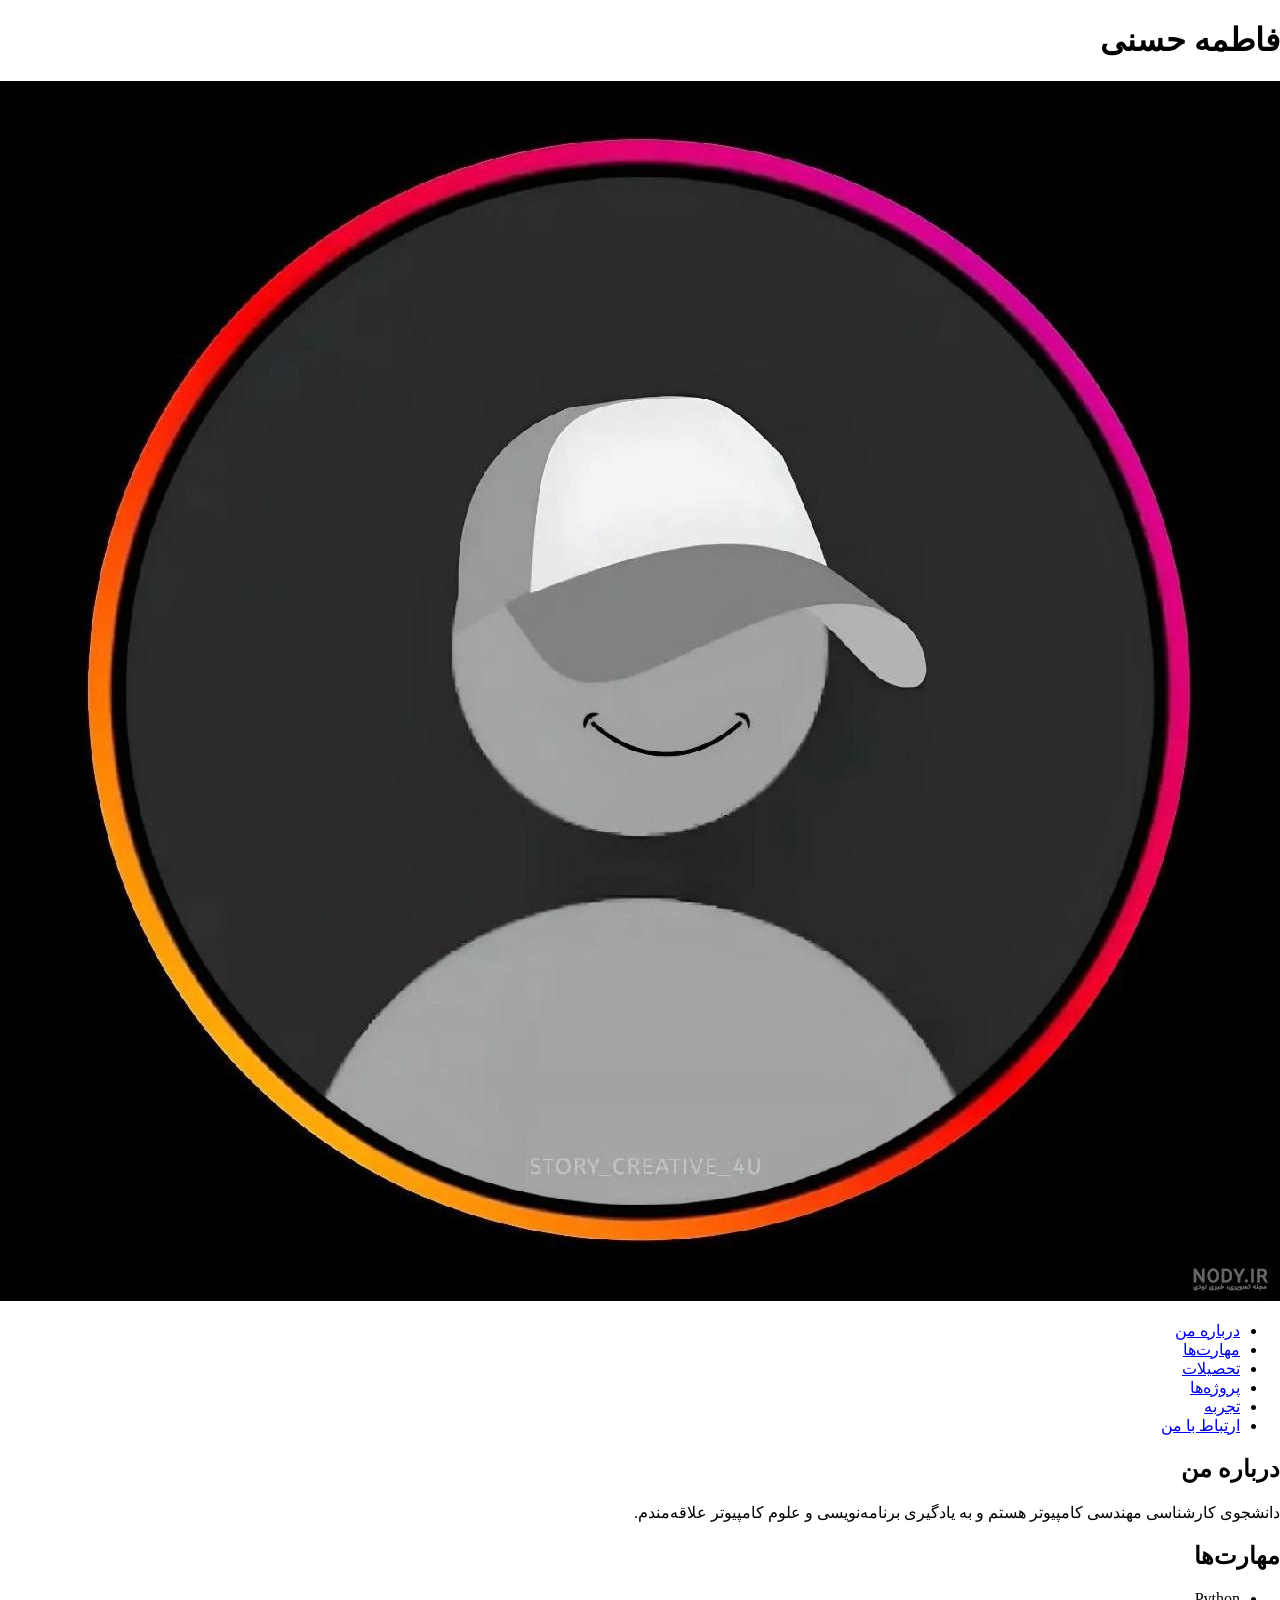
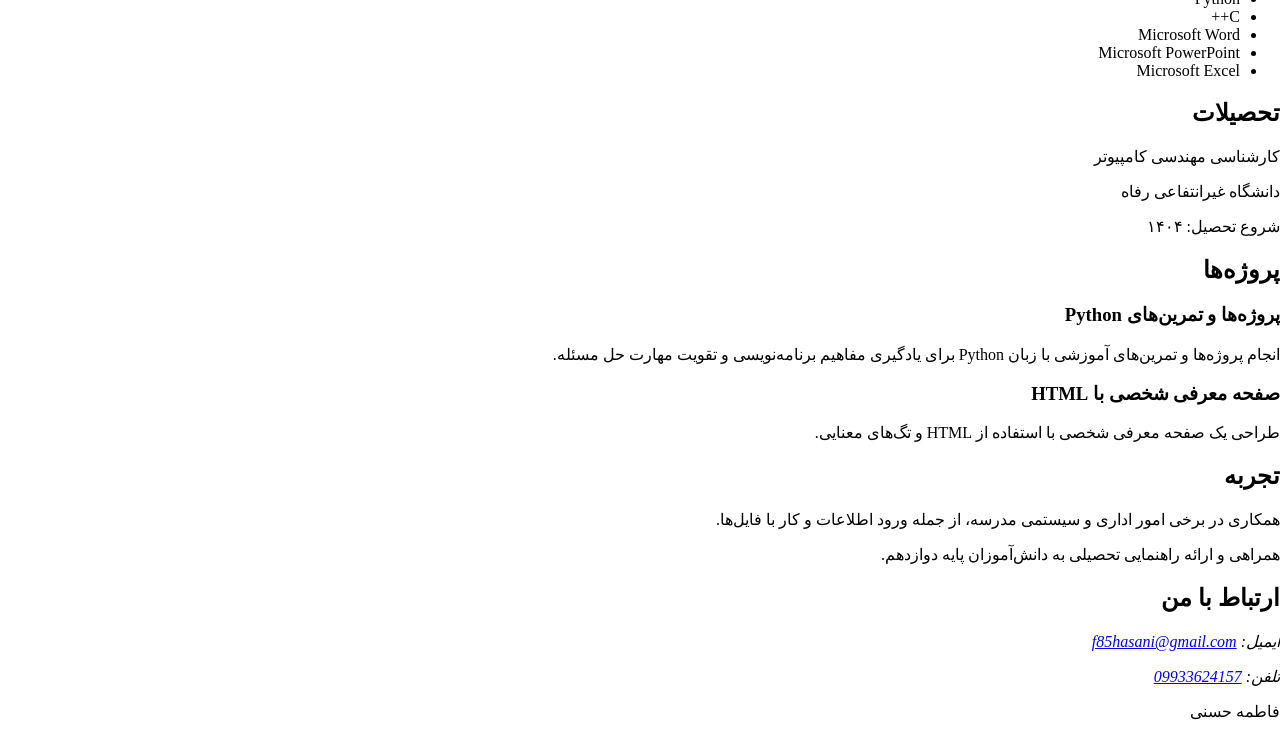
<file: index.html>
<!DOCTYPE html>
<html lang="fa" dir="rtl">

<head>
    <meta charset="UTF-8">
    <title>فاطمه حسنی | صفحه معرفی شخصی</title>
</head>

<body>

    <header>
        <h1>فاطمه حسنی</h1>

        <img src="profile.jpg" alt="عکس فاطمه حسنی">

        <nav>
            <ul>
                <li><a href="#about">درباره من</a></li>
                <li><a href="#skills">مهارت‌ها</a></li>
                <li><a href="#education">تحصیلات</a></li>
                <li><a href="#projects">پروژه‌ها</a></li>
                <li><a href="#experience">تجربه</a></li>
                <li><a href="#contact">ارتباط با من</a></li>
            </ul>
        </nav>
    </header>

    <main>

        <section id="about">
            <h2>درباره من</h2>
            <p>
                 دانشجوی کارشناسی مهندسی کامپیوتر هستم
                و به یادگیری برنامه‌نویسی و علوم کامپیوتر علاقه‌مندم.
            </p>
        </section>

        <section id="skills">
            <h2>مهارت‌ها</h2>
            <ul>
                <li>Python</li>
                <li>C++</li>
                <li>Microsoft Word</li>
                <li>Microsoft PowerPoint</li>
                <li>Microsoft Excel</li>
            </ul>
        </section>

        <section id="education">
            <h2>تحصیلات</h2>
            <p>کارشناسی مهندسی کامپیوتر</p>
            <p>دانشگاه غیرانتفاعی رفاه</p>
            <p>شروع تحصیل: ۱۴۰۴</p>
        </section>

        <section id="projects">
            <h2>پروژه‌ها</h2>

            <article>
                <h3>پروژه‌ها و تمرین‌های Python</h3>
                <p>
                    انجام پروژه‌ها و تمرین‌های آموزشی با زبان Python
                    برای یادگیری مفاهیم برنامه‌نویسی و تقویت مهارت حل مسئله.
                </p>
            </article>

            <article>
                <h3>صفحه معرفی شخصی با HTML</h3>
                <p>
                    طراحی یک صفحه معرفی شخصی با استفاده از HTML
                    و تگ‌های معنایی.
                </p>
            </article>
        </section>

        <section id="experience">
            <h2>تجربه</h2>
            <p>
                همکاری در برخی امور اداری و سیستمی مدرسه،
                از جمله ورود اطلاعات و کار با فایل‌ها.
            </p>
            <p>
                همراهی و ارائه راهنمایی تحصیلی به دانش‌آموزان پایه دوازدهم.
            </p>
        </section>

        <section id="contact">
            <h2>ارتباط با من</h2>
            <address>
                <p>
                    ایمیل:
                    <a href="mailto:f85hasani@gmail.com">f85hasani@gmail.com</a>
                </p>
                <p>
                    تلفن:
                    <a href="tel:+989933624157">09933624157</a>
                </p>
            </address>
        </section>

    </main>

    <footer>
        <p>فاطمه حسنی</p>
    </footer>

</body>

</html>
</file>
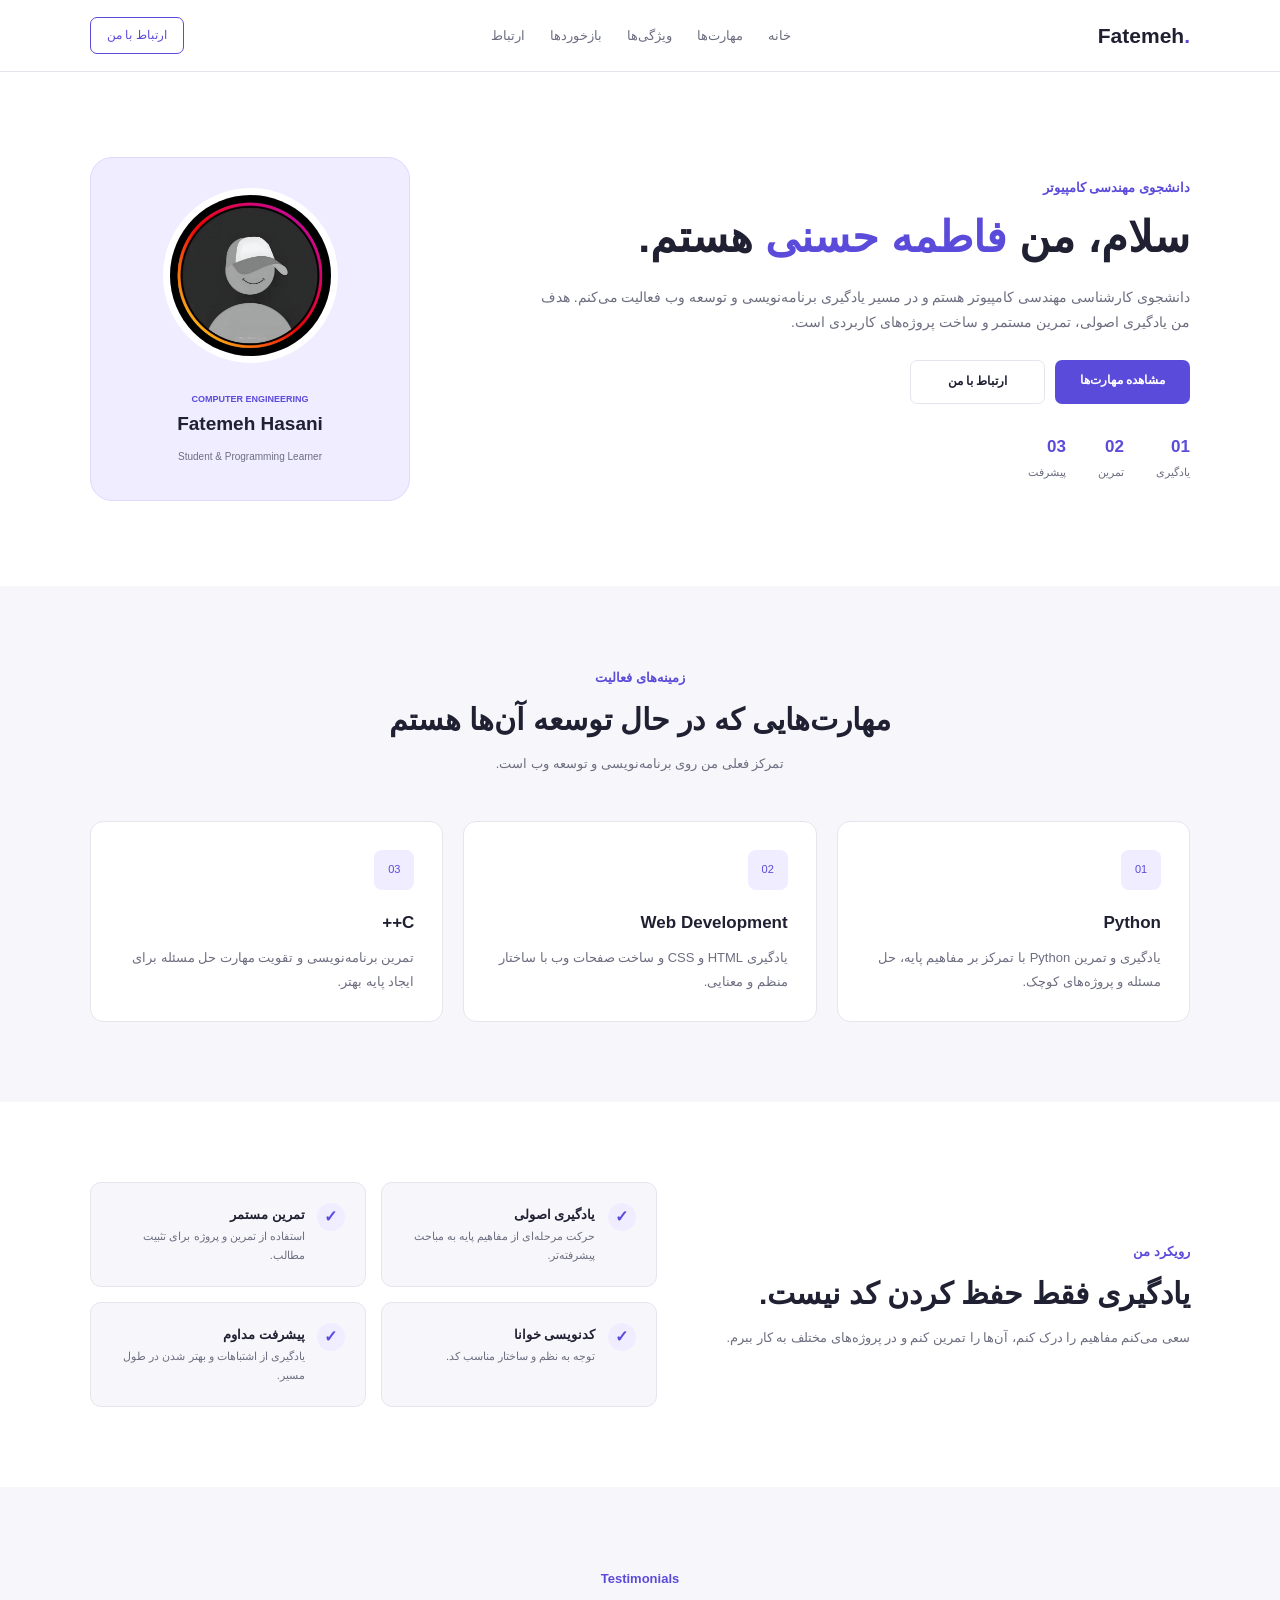
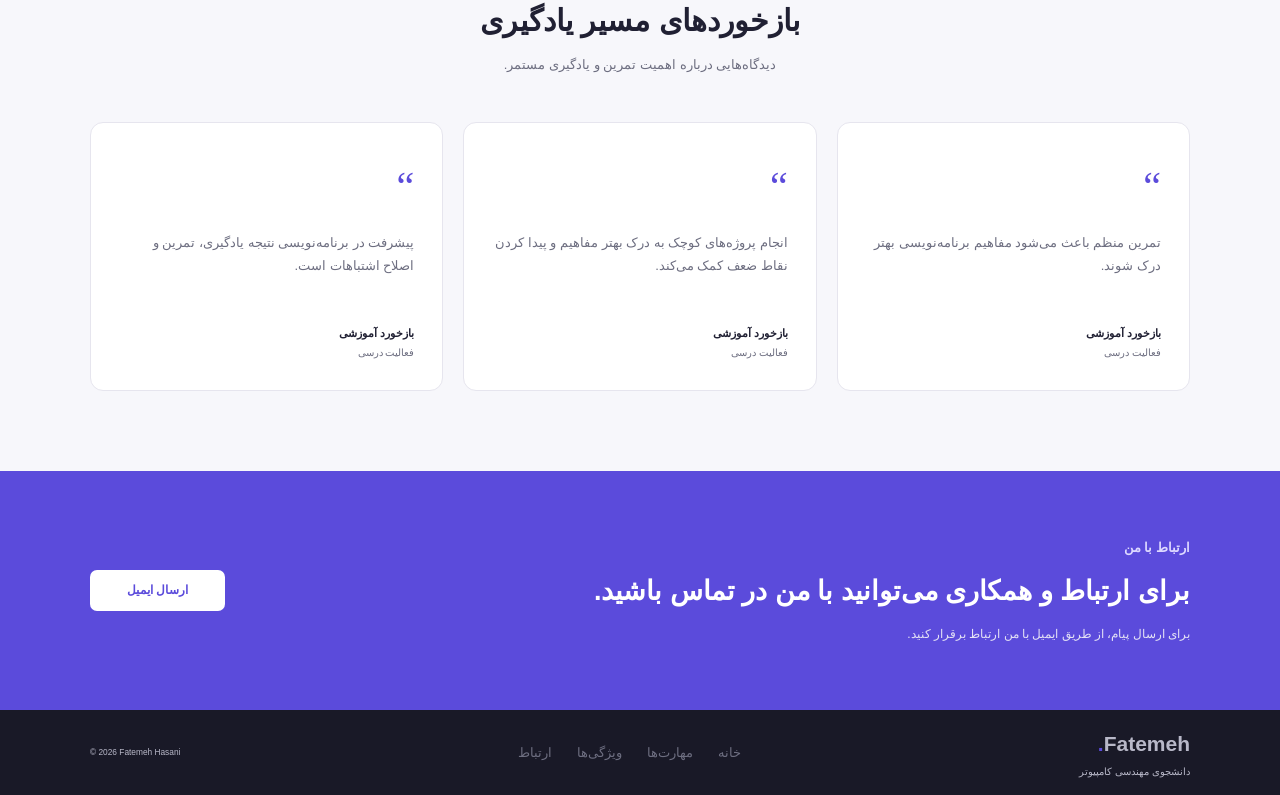
<file: task-2-1/index.html>
<!DOCTYPE html>
<html lang="fa" dir="rtl">

<head>
    <meta charset="UTF-8">
    <meta name="viewport" content="width=device-width, initial-scale=1.0">
    <title>فاطمه حسنی | مهندسی کامپیوتر</title>
    <link rel="stylesheet" href="style.css">
</head>

<body>

<header class="header">
    <div class="container nav">

        <a href="#home" class="logo">Fatemeh<span>.</span></a>

        <nav>
            <a href="#home">خانه</a>
            <a href="#services">مهارت‌ها</a>
            <a href="#features">ویژگی‌ها</a>
            <a href="#testimonials">بازخوردها</a>
            <a href="#contact">ارتباط</a>
        </nav>

        <a href="#contact" class="nav-btn">ارتباط با من</a>

    </div>
</header>


<main>

<section class="hero" id="home">
    <div class="container hero-content">

        <div class="hero-text">
            <p class="tag">دانشجوی مهندسی کامپیوتر</p>

            <h1>
                سلام، من <span>فاطمه حسنی</span> هستم.
            </h1>

            <p>
                دانشجوی کارشناسی مهندسی کامپیوتر هستم و در مسیر
                یادگیری برنامه‌نویسی و توسعه وب فعالیت می‌کنم.
                هدف من یادگیری اصولی، تمرین مستمر و ساخت پروژه‌های کاربردی است.
            </p>

            <div class="buttons">
                <a href="#services" class="btn primary">مشاهده مهارت‌ها</a>
                <a href="#contact" class="btn secondary">ارتباط با من</a>
            </div>

            <div class="stats">
                <div>
                    <strong>01</strong>
                    <span>یادگیری</span>
                </div>
                <div>
                    <strong>02</strong>
                    <span>تمرین</span>
                </div>
                <div>
                    <strong>03</strong>
                    <span>پیشرفت</span>
                </div>
            </div>
        </div>

        <div class="profile-card">
            <img src="profile.jpg" alt="عکس پروفایل فاطمه حسنی">
            <p>COMPUTER ENGINEERING</p>
            <h2>Fatemeh Hasani</h2>
            <span>Student & Programming Learner</span>
        </div>

    </div>
</section>


<section class="section" id="services">
    <div class="container">

        <div class="section-title">
            <p class="tag">زمینه‌های فعالیت</p>
            <h2>مهارت‌هایی که در حال توسعه آن‌ها هستم</h2>
            <p>تمرکز فعلی من روی برنامه‌نویسی و توسعه وب است.</p>
        </div>

        <div class="cards">

            <article class="card">
                <span>01</span>
                <h3>Python</h3>
                <p>
                    یادگیری و تمرین Python با تمرکز بر مفاهیم پایه،
                    حل مسئله و پروژه‌های کوچک.
                </p>
            </article>

            <article class="card">
                <span>02</span>
                <h3>Web Development</h3>
                <p>
                    یادگیری HTML و CSS و ساخت صفحات وب
                    با ساختار منظم و معنایی.
                </p>
            </article>

            <article class="card">
                <span>03</span>
                <h3>C++</h3>
                <p>
                    تمرین برنامه‌نویسی و تقویت مهارت حل مسئله
                    برای ایجاد پایه بهتر.
                </p>
            </article>

        </div>
    </div>
</section>


<section class="section features">
    <div class="container feature-layout">

        <div>
            <p class="tag">رویکرد من</p>
            <h2>یادگیری فقط حفظ کردن کد نیست.</h2>
            <p>
                سعی می‌کنم مفاهیم را درک کنم، آن‌ها را تمرین کنم
                و در پروژه‌های مختلف به کار ببرم.
            </p>
        </div>

        <div class="feature-grid">

            <article>
                <b>✓</b>
                <div>
                    <h3>یادگیری اصولی</h3>
                    <p>حرکت مرحله‌ای از مفاهیم پایه به مباحث پیشرفته‌تر.</p>
                </div>
            </article>

            <article>
                <b>✓</b>
                <div>
                    <h3>تمرین مستمر</h3>
                    <p>استفاده از تمرین و پروژه برای تثبیت مطالب.</p>
                </div>
            </article>

            <article>
                <b>✓</b>
                <div>
                    <h3>کدنویسی خوانا</h3>
                    <p>توجه به نظم و ساختار مناسب کد.</p>
                </div>
            </article>

            <article>
                <b>✓</b>
                <div>
                    <h3>پیشرفت مداوم</h3>
                    <p>یادگیری از اشتباهات و بهتر شدن در طول مسیر.</p>
                </div>
            </article>

        </div>
    </div>
</section>


<section class="section" id="testimonials">
    <div class="container">

        <div class="section-title">
            <p class="tag">Testimonials</p>
            <h2>بازخوردهای مسیر یادگیری</h2>
            <p>دیدگاه‌هایی درباره اهمیت تمرین و یادگیری مستمر.</p>
        </div>

        <div class="cards">

            <article class="testimonial">
                <span>“</span>
                <p>
                    تمرین منظم باعث می‌شود مفاهیم برنامه‌نویسی
                    بهتر درک شوند.
                </p>
                <strong>بازخورد آموزشی</strong>
                <small>فعالیت درسی</small>
            </article>

            <article class="testimonial">
                <span>“</span>
                <p>
                    انجام پروژه‌های کوچک به درک بهتر مفاهیم
                    و پیدا کردن نقاط ضعف کمک می‌کند.
                </p>
                <strong>بازخورد آموزشی</strong>
                <small>فعالیت درسی</small>
            </article>

            <article class="testimonial">
                <span>“</span>
                <p>
                    پیشرفت در برنامه‌نویسی نتیجه یادگیری،
                    تمرین و اصلاح اشتباهات است.
                </p>
                <strong>بازخورد آموزشی</strong>
                <small>فعالیت درسی</small>
            </article>

        </div>
    </div>
</section>


<section class="cta" id="contact">
    <div class="container cta-content">

        <div>
            <p class="tag">ارتباط با من</p>
            <h2>برای ارتباط و همکاری می‌توانید با من در تماس باشید.</h2>
            <p>برای ارسال پیام، از طریق ایمیل با من ارتباط برقرار کنید.</p>
        </div>

        <a href="mailto:f85hasani@gmail.com" class="btn cta-btn">
            ارسال ایمیل
        </a>

    </div>
</section>

</main>


<footer class="footer">
    <div class="container footer-content">

        <div>
            <a href="#home" class="logo">Fatemeh<span>.</span></a>
            <p>دانشجوی مهندسی کامپیوتر</p>
        </div>

        <nav>
            <a href="#home">خانه</a>
            <a href="#services">مهارت‌ها</a>
            <a href="#features">ویژگی‌ها</a>
            <a href="#contact">ارتباط</a>
        </nav>

        <small>© 2026 Fatemeh Hasani</small>

    </div>
</footer>

</body>
</html>
</file>
<file: task-2-1/style.css>
:root {
    --primary: #5b4bdb;
    --dark: #202033;
    --gray: #6d6e80;
    --light: #f7f7fb;
    --white: #fff;
    --border: #e6e5ee;
}

* {
    margin: 0;
    padding: 0;
    box-sizing: border-box;
}

html {
    scroll-behavior: smooth;
}

body {
    font-family: Tahoma, Arial, sans-serif;
    color: var(--dark);
    background: var(--light);
    line-height: 1.8;
}

a {
    color: inherit;
    text-decoration: none;
}

.container {
    width: 1100px;
    margin: auto;
}

.section {
    padding: 80px 0;
}


/* Header */

.header {
    height: 72px;
    background: var(--white);
    border-bottom: 1px solid var(--border);
}

.nav,
.footer-content {
    height: 100%;
    display: flex;
    align-items: center;
    justify-content: space-between;
    gap: 25px;
}

.logo {
    direction: ltr;
    font-size: 21px;
    font-weight: bold;
}

.logo span {
    color: var(--primary);
}

nav {
    display: flex;
    gap: 25px;
}

nav a {
    color: var(--gray);
    font-size: 13px;
}

nav a:hover {
    color: var(--primary);
}

.nav-btn {
    padding: 7px 16px;
    color: var(--primary);
    border: 1px solid var(--primary);
    border-radius: 7px;
    font-size: 12px;
}


/* Hero */

.hero {
    padding: 85px 0;
    background: var(--white);
}

.hero-content {
    display: flex;
    align-items: center;
    justify-content: space-between;
    gap: 80px;
}

.hero-text {
    flex: 1;
}

.tag {
    margin-bottom: 8px;
    color: var(--primary);
    font-size: 13px;
    font-weight: bold;
}

.hero h1 {
    margin-bottom: 18px;
    font-size: 43px;
    line-height: 1.4;
}

.hero h1 span {
    color: var(--primary);
}

.hero-text > p:not(.tag) {
    max-width: 650px;
    margin-bottom: 25px;
    color: var(--gray);
    font-size: 14px;
}

.buttons {
    display: flex;
    gap: 10px;
    margin-bottom: 28px;
}

.btn {
    min-width: 135px;
    padding: 10px 18px;
    text-align: center;
    border-radius: 7px;
    font-size: 12px;
    font-weight: bold;
}

.primary {
    color: var(--white);
    background: var(--primary);
}

.secondary {
    border: 1px solid var(--border);
    background: var(--white);
}

.btn:hover {
    transform: translateY(-2px);
}

.stats {
    display: flex;
    gap: 32px;
}

.stats div {
    display: flex;
    flex-direction: column;
}

.stats strong {
    color: var(--primary);
    font-size: 17px;
}

.stats span {
    color: var(--gray);
    font-size: 11px;
}


/* Profile */

.profile-card {
    width: 320px;
    padding: 30px;
    text-align: center;
    background: #efedff;
    border: 1px solid #ddd9ff;
    border-radius: 22px;
}

.profile-card img {
    width: 175px;
    height: 175px;
    object-fit: cover;
    margin-bottom: 18px;
    border: 7px solid var(--white);
    border-radius: 50%;
}

.profile-card p {
    color: var(--primary);
    font-size: 9px;
    font-weight: bold;
    direction: ltr;
}

.profile-card h2 {
    font-size: 19px;
    direction: ltr;
}

.profile-card span {
    color: var(--gray);
    font-size: 10px;
    direction: ltr;
}


/* Section Title */

.section-title {
    max-width: 650px;
    margin: 0 auto 45px;
    text-align: center;
}

.section-title h2,
.feature-layout h2 {
    margin-bottom: 10px;
    font-size: 30px;
    line-height: 1.5;
}

.section-title p:last-child,
.feature-layout > div > p:last-child {
    color: var(--gray);
    font-size: 13px;
}


/* Cards */

.cards {
    display: grid;
    grid-template-columns: repeat(3, 1fr);
    gap: 20px;
}

.card,
.testimonial {
    padding: 28px;
    background: var(--white);
    border: 1px solid var(--border);
    border-radius: 13px;
}

.card:hover,
.testimonial:hover {
    transform: translateY(-4px);
}

.card > span {
    display: flex;
    width: 40px;
    height: 40px;
    align-items: center;
    justify-content: center;
    margin-bottom: 18px;
    color: var(--primary);
    background: #efedff;
    border-radius: 8px;
    font-size: 11px;
}

.card h3 {
    margin-bottom: 8px;
    font-size: 17px;
}

.card p {
    color: var(--gray);
    font-size: 13px;
}


/* Features */

.features {
    background: var(--white);
}

.feature-layout {
    display: grid;
    grid-template-columns: .9fr 1.1fr;
    align-items: center;
    gap: 70px;
}

.feature-grid {
    display: grid;
    grid-template-columns: 1fr 1fr;
    gap: 15px;
}

.feature-grid article {
    display: flex;
    gap: 12px;
    padding: 20px;
    background: var(--light);
    border: 1px solid var(--border);
    border-radius: 11px;
}

.feature-grid b {
    width: 28px;
    height: 28px;
    display: flex;
    flex-shrink: 0;
    align-items: center;
    justify-content: center;
    color: var(--primary);
    background: #efedff;
    border-radius: 50%;
}

.feature-grid h3 {
    font-size: 13px;
}

.feature-grid p {
    color: var(--gray);
    font-size: 11px;
}


/* Testimonials */

.testimonial > span {
    color: var(--primary);
    font-family: Georgia, serif;
    font-size: 40px;
}

.testimonial p {
    min-height: 75px;
    margin: 8px 0 18px;
    color: var(--gray);
    font-size: 13px;
}

.testimonial strong,
.testimonial small {
    display: block;
}

.testimonial strong {
    font-size: 11px;
}

.testimonial small {
    color: var(--gray);
    font-size: 10px;
}


/* CTA */

.cta {
    padding: 65px 0;
    color: var(--white);
    background: var(--primary);
}

.cta-content {
    display: flex;
    align-items: center;
    justify-content: space-between;
    gap: 40px;
}

.cta .tag {
    color: #ddd9ff;
}

.cta h2 {
    max-width: 700px;
    margin-bottom: 8px;
    font-size: 27px;
}

.cta p:last-child {
    color: #e4e2f5;
    font-size: 12px;
}

.cta-btn {
    flex-shrink: 0;
    color: var(--primary);
    background: var(--white);
}


/* Footer */

.footer {
    height: 85px;
    color: #b8b8c8;
    background: #191927;
}

.footer-content {
    font-size: 10px;
}

.footer-content p {
    font-size: 10px;
}

.footer-content small {
    direction: ltr;
}
</file>
